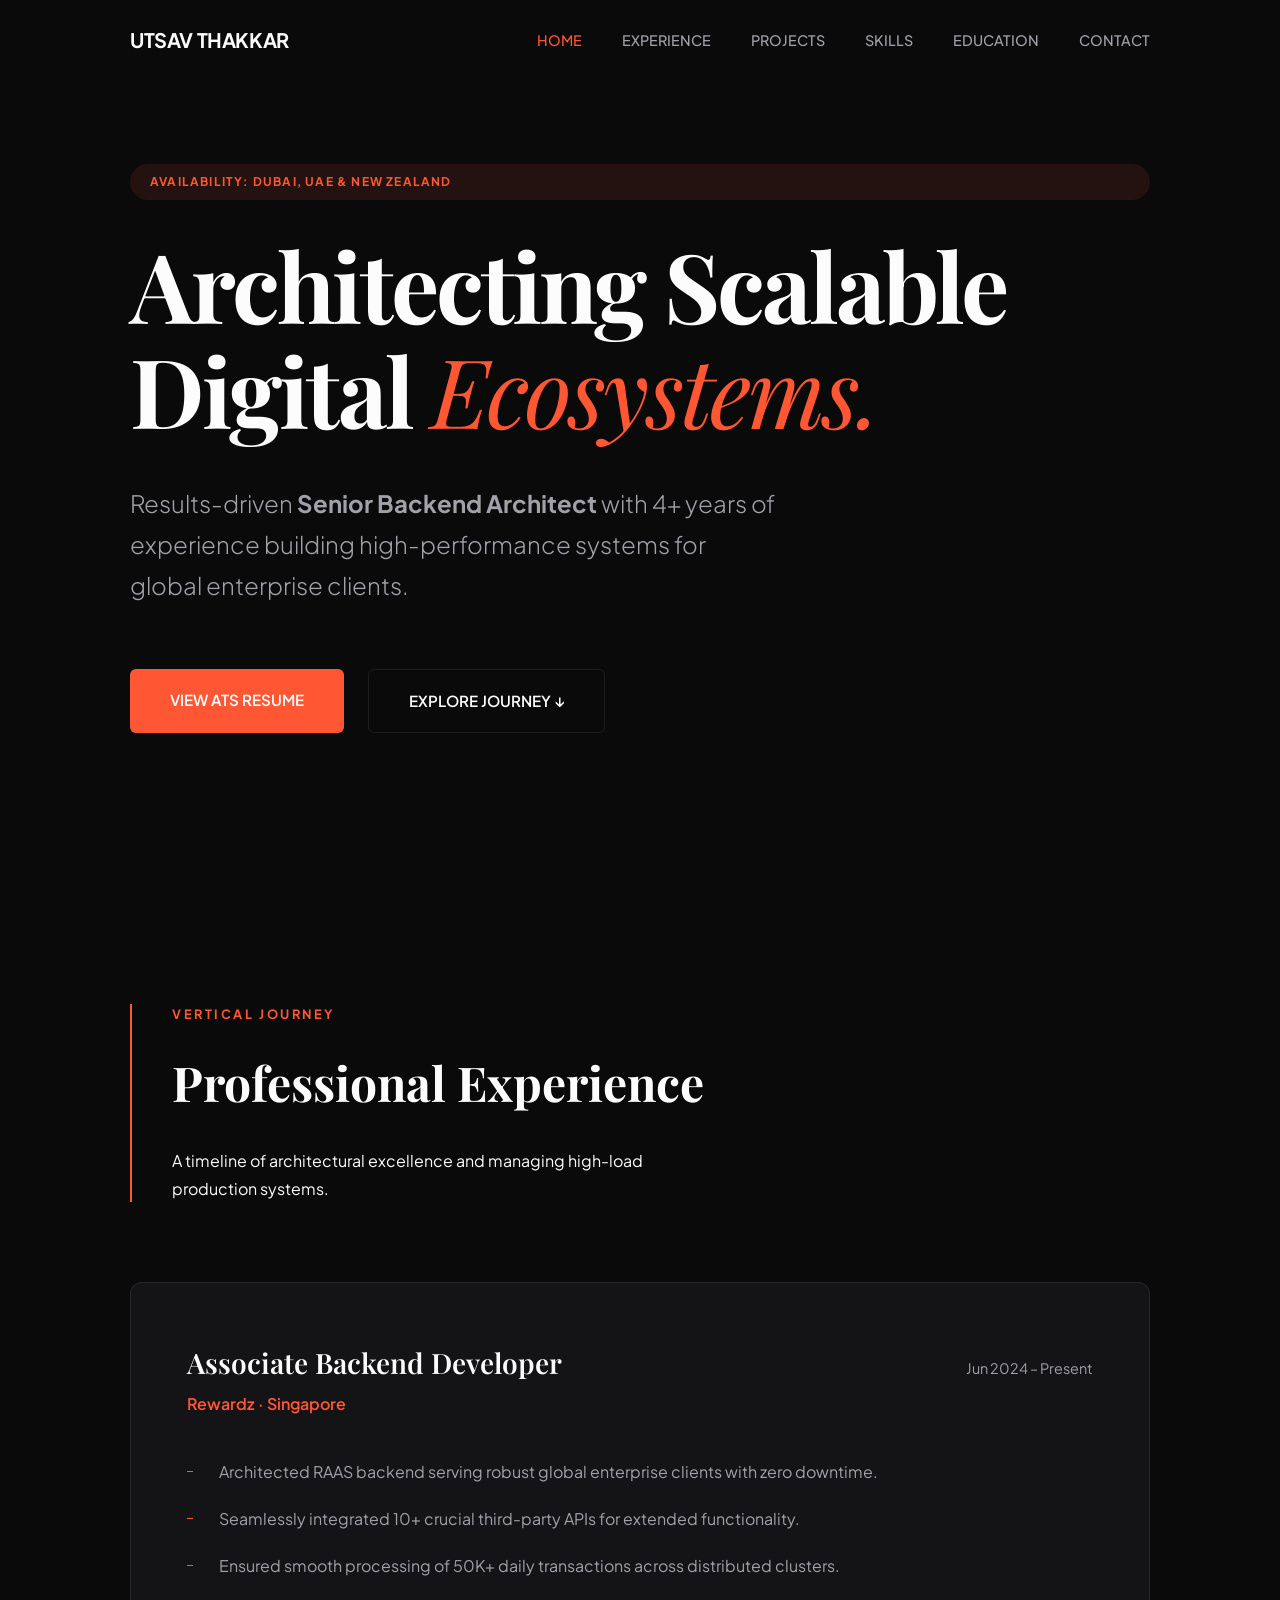
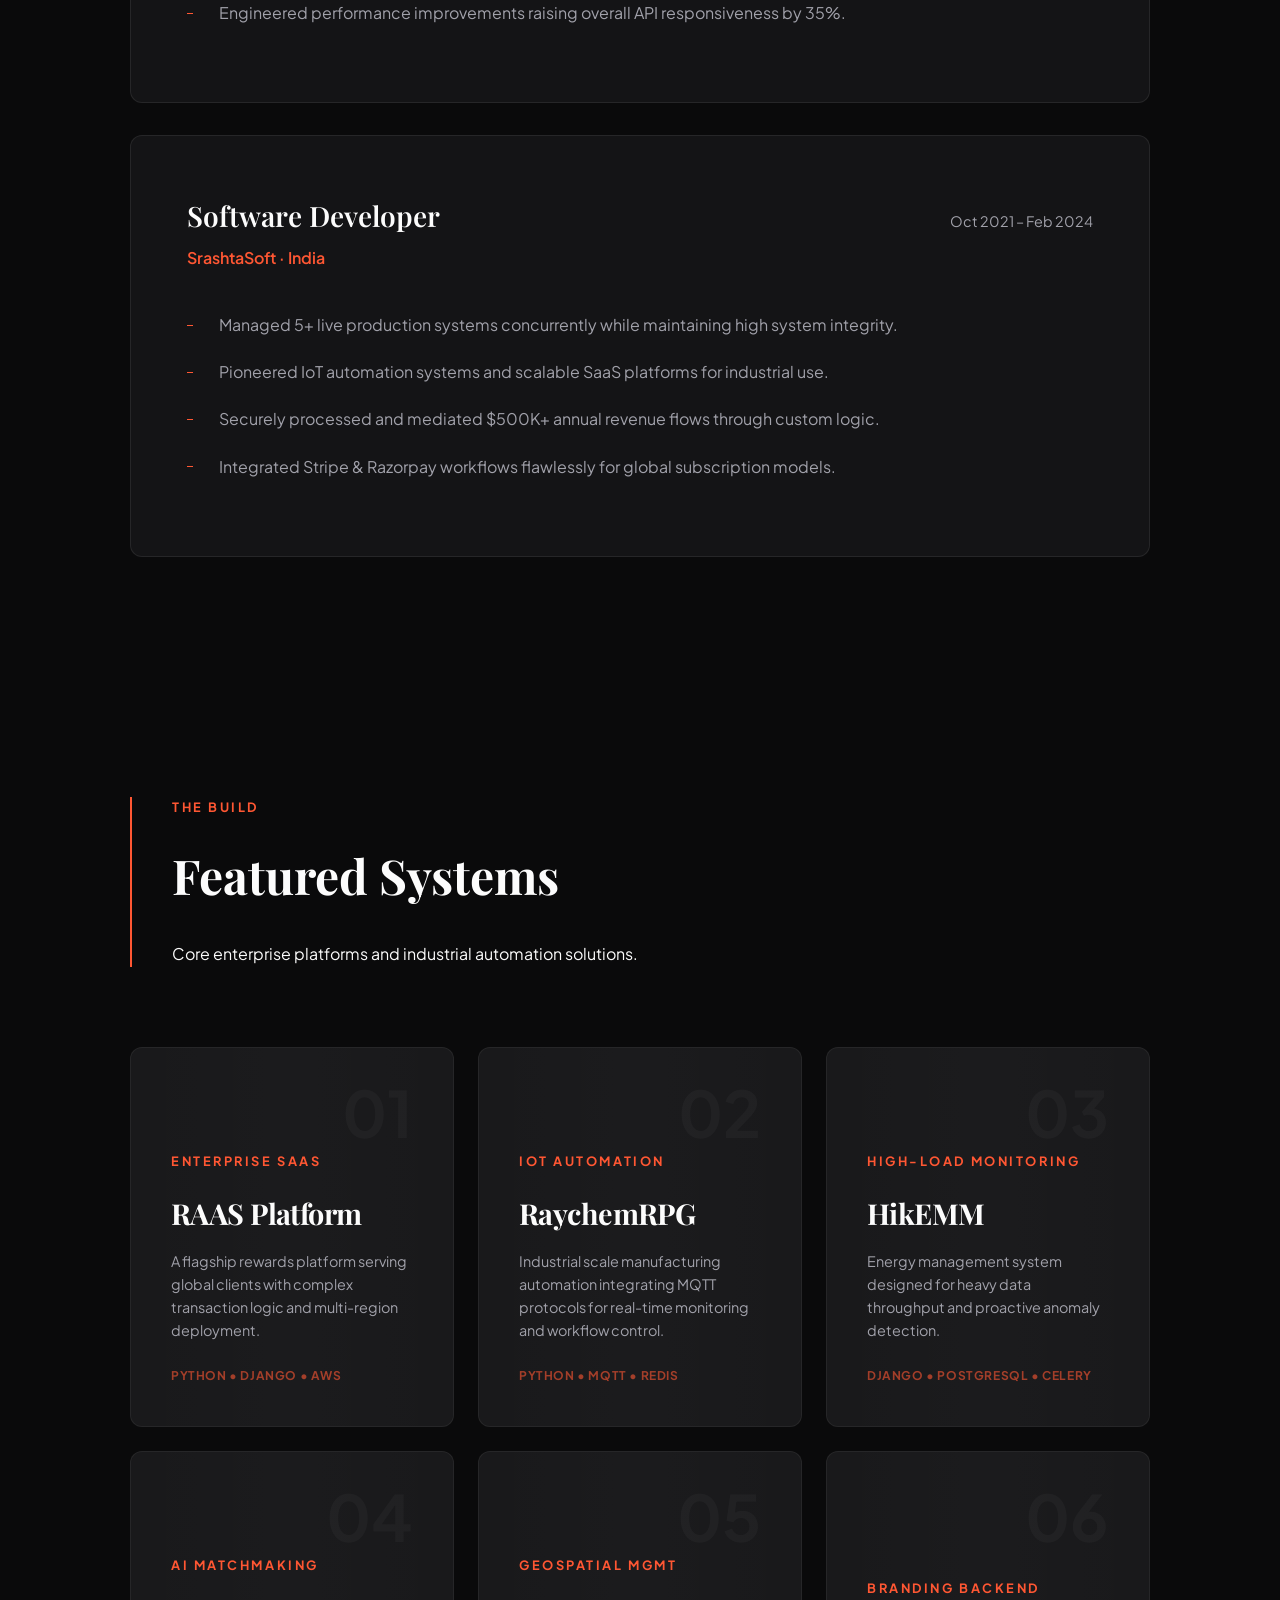
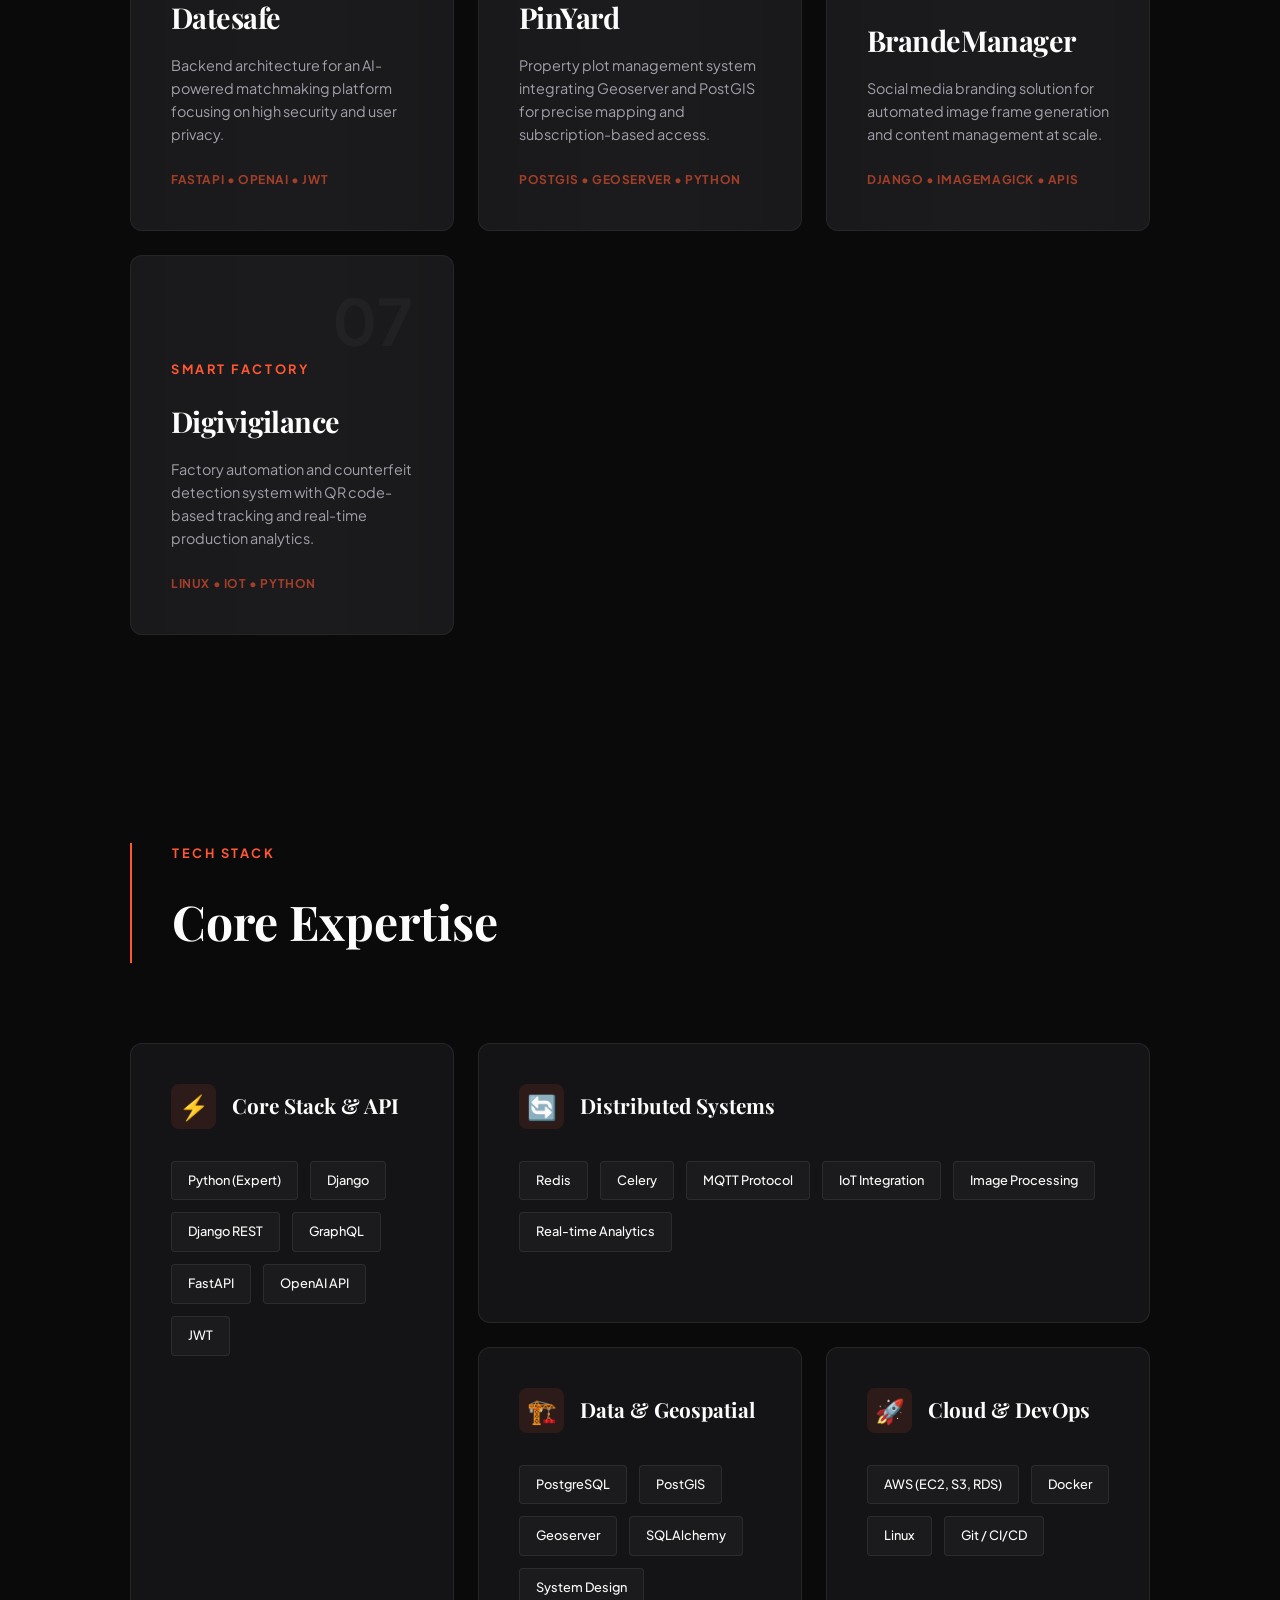
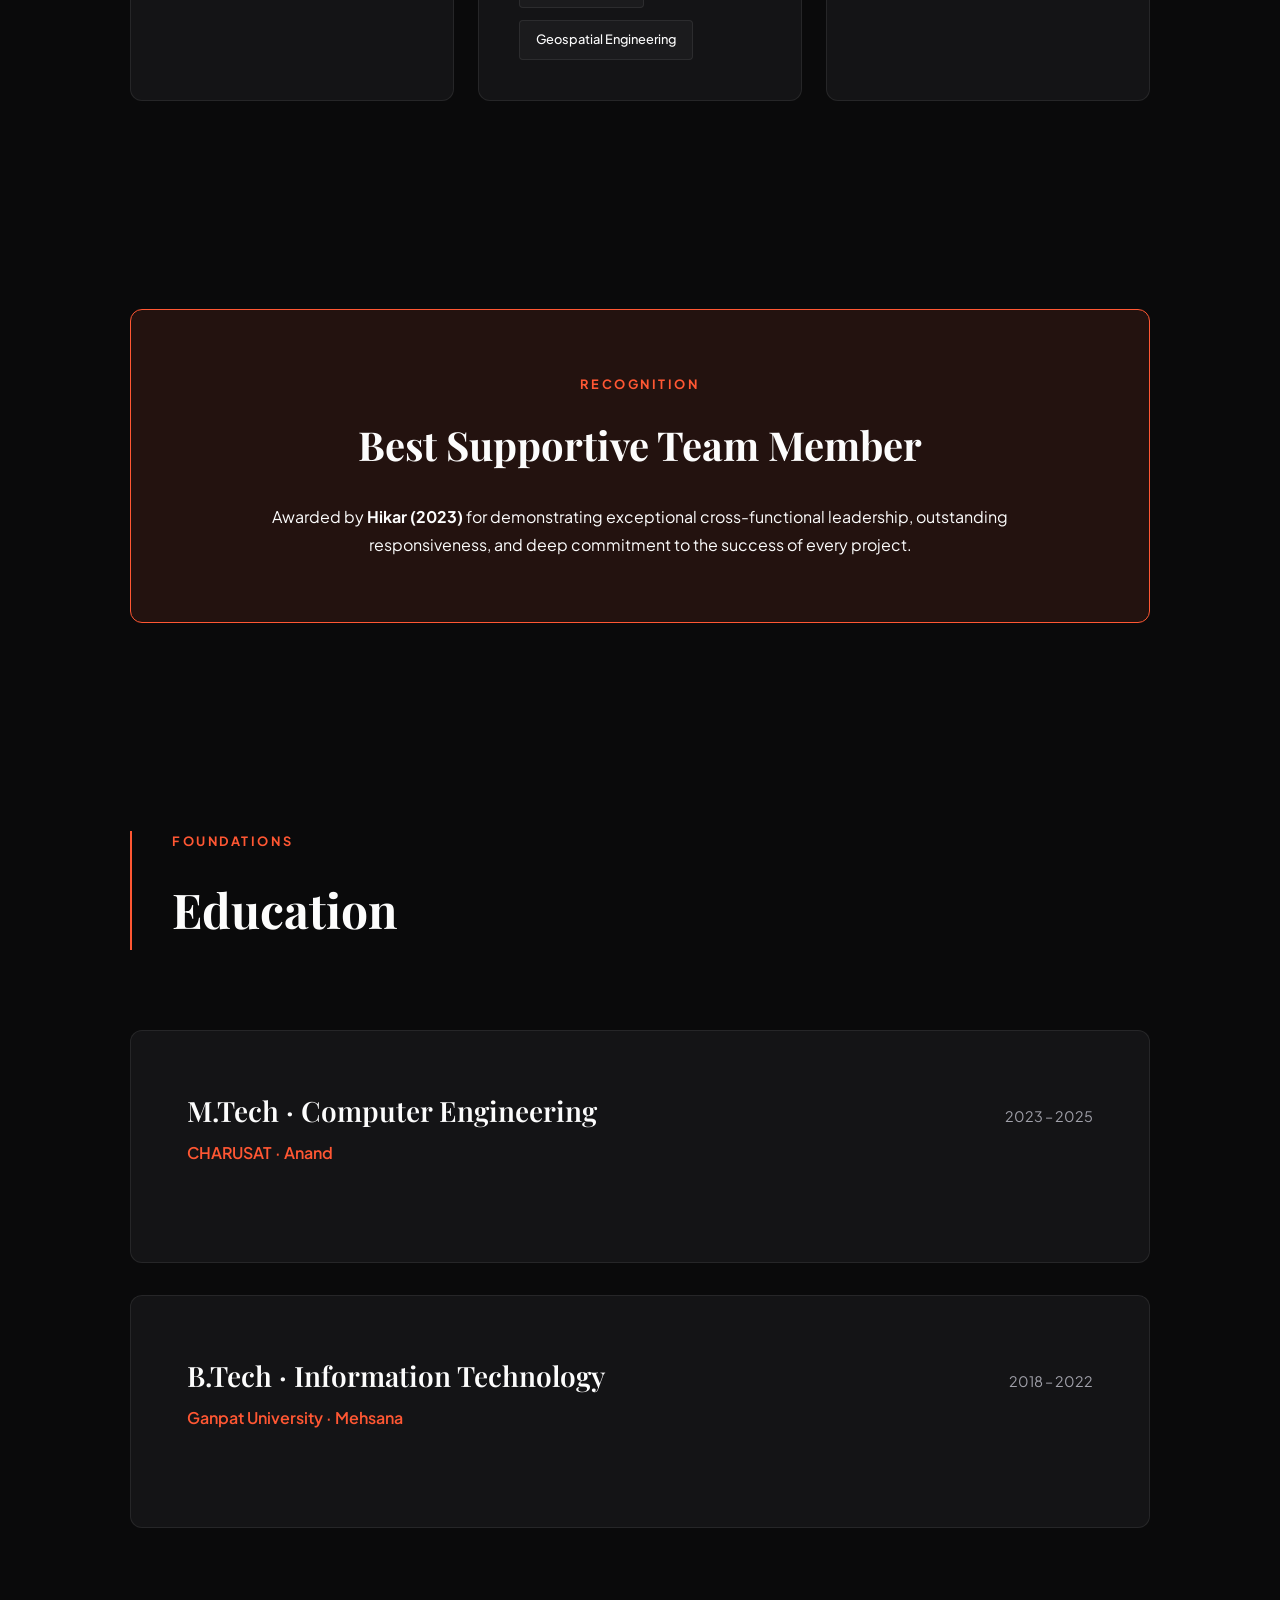
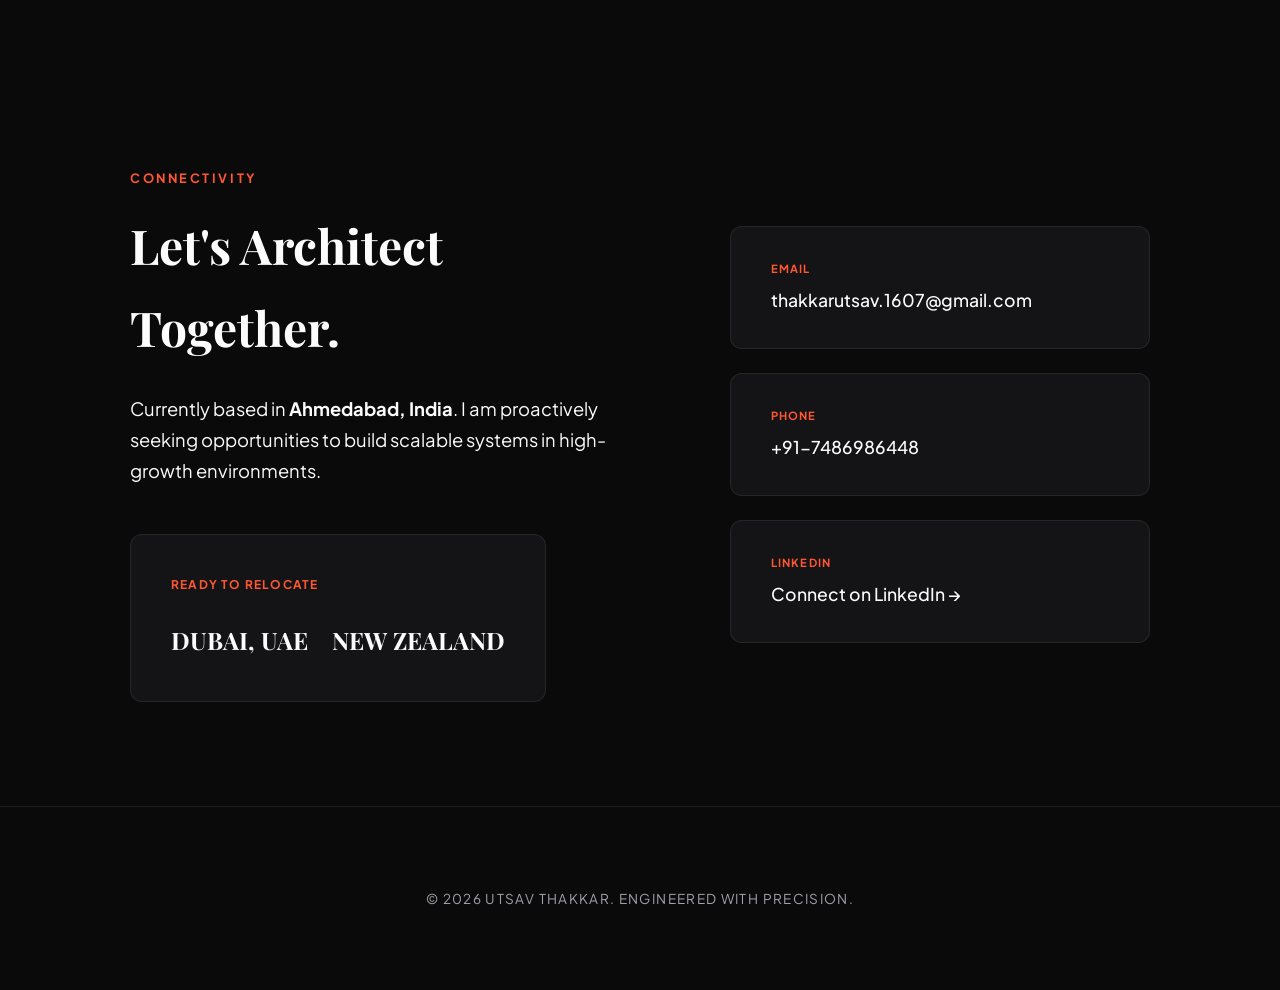
<file: index.html>
<!DOCTYPE html>
<html lang="en">
<head>
    <meta charset="UTF-8">
    <meta name="viewport" content="width=device-width, initial-scale=1.0">
    <meta name="description" content="Utsav Thakkar – Senior Backend Python Engineer & Architect specializing in scalable architectures, APIs, and cloud infrastructure.">
    <meta name="author" content="Utsav Thakkar">
    
    <!-- OPEN GRAPH (LinkedIn/Social Sharing) -->
    <meta property="og:title" content="Utsav Thakkar | Senior Backend Architect">
    <meta property="og:description" content="Senior Architecting & Scalable Backend Ecosystems. Portfolio of Utsav Thakkar.">
    <meta property="og:type" content="website">
    <meta property="og:url" content="https://utsavthakkar.com">
    <meta property="og:image" content="https://utsavthakkar.com/og-image.jpg"> <!-- Placeholder -->

    <title>Utsav Thakkar | Senior Backend Architect</title>
    
    <!-- CUSTOM "UT" FAVICON -->
    <link rel="icon" href="data:image/svg+xml,<svg xmlns=%22http://www.w3.org/2000/svg%22 viewBox=%220 0 100 100%22><rect width=%22100%22 height=%22100%22 rx=%2220%22 fill=%22%23ff5733%22/><text y=%22.75em%22 x=%2250%%22 text-anchor=%22middle%22 font-family=%22Playfair Display, serif%22 font-weight=%22bold%22 font-size=%2260%22 fill=%22white%22>UT</text></svg>">
    
    <link rel="stylesheet" href="style.css">
</head>
<body>

    <!-- NAVIGATION -->
    <nav id="navbar">
        <div class="nav-inner">
            <div class="logo">UTSAV THAKKAR</div>
            <ul class="nav-links">
                <li><a href="#hero" class="active">HOME</a></li>
                <li><a href="#experience">EXPERIENCE</a></li>
                <li><a href="#projects">PROJECTS</a></li>
                <li><a href="#skills">SKILLS</a></li>
                <li><a href="#education">EDUCATION</a></li>
                <li><a href="#contact">CONTACT</a></li>
            </ul>
        </div>
        
    </nav>

    <!-- MOBILE NAV OVERLAY (Moved outside nav to prevent height constraints) -->
    <button class="mobile-toggle" style="display: none;">
        <span class="hamburger-bar"></span>
        <span class="hamburger-bar"></span>
        <span class="hamburger-bar"></span>
    </button>

    <!-- MOBILE NAV OVERLAY (Moved outside nav to prevent height constraints) -->
    <div class="mobile-nav-overlay">
        <ul class="mobile-nav-links">
            <li><a href="#hero">HOME</a></li>
            <li><a href="#experience">EXPERIENCE</a></li>
            <li><a href="#projects">PROJECTS</a></li>
            <li><a href="#skills">SKILLS</a></li>
            <li><a href="#contact">CONTACT</a></li>
        </ul>
    </div>

    <main class="container">
        
        <!-- HERO SECTION -->
        <section id="hero" class="hero reveal">
            <span class="hero-badge reveal" style="transition-delay: 0.1s;">AVAILABILITY: DUBAI, UAE & NEW ZEALAND</span>
            <h1 class="hero-title reveal" style="transition-delay: 0.2s;">
                Architecting Scalable<br>Digital <span>Ecosystems.</span>
            </h1>
            <p class="hero-lead reveal" style="transition-delay: 0.3s;">
                Results-driven <strong>Senior Backend Architect</strong> with 4+ years of experience building high-performance systems for global enterprise clients.
            </p>
            <div class="hero-cta reveal" style="transition-delay: 0.4s;">
                    <a href="resume.html" class="btn btn-primary">VIEW ATS RESUME</a>
                    <a href="#experience" class="btn btn-outline">EXPLORE JOURNEY ↓</a>
                </div>
            </div>
        </section>

        <!-- EXPERIENCE SECTION -->
        <section id="experience">
            <div class="section-header reveal">
                <span class="section-tag">Vertical Journey</span>
                <h2 class="section-title serif">Professional Experience</h2>
                <p class="text-secondary">A timeline of architectural excellence and managing high-load production systems.</p>
            </div>

            <div class="timeline">
                <div class="experience-card reveal">
                    <div class="experience-meta">
                        <div>
                            <h3 class="exp-role">Associate Backend Developer</h3>
                            <span class="exp-company">Rewardz · Singapore</span>
                        </div>
                        <span class="exp-date">Jun 2024 – Present</span>
                    </div>
                    <ul class="exp-list">
                        <li>Architected RAAS backend serving robust global enterprise clients with zero downtime.</li>
                        <li>Seamlessly integrated 10+ crucial third-party APIs for extended functionality.</li>
                        <li>Ensured smooth processing of 50K+ daily transactions across distributed clusters.</li>
                        <li>Engineered performance improvements raising overall API responsiveness by 35%.</li>
                    </ul>
                </div>

                <div class="experience-card reveal">
                    <div class="experience-meta">
                        <div>
                            <h3 class="exp-role">Software Developer</h3>
                            <span class="exp-company">SrashtaSoft · India</span>
                        </div>
                        <span class="exp-date">Oct 2021 – Feb 2024</span>
                    </div>
                    <ul class="exp-list">
                        <li>Managed 5+ live production systems concurrently while maintaining high system integrity.</li>
                        <li>Pioneered IoT automation systems and scalable SaaS platforms for industrial use.</li>
                        <li>Securely processed and mediated $500K+ annual revenue flows through custom logic.</li>
                        <li>Integrated Stripe & Razorpay workflows flawlessly for global subscription models.</li>
                    </ul>
                </div>
            </div>
        </section>

        <!-- PROJECTS SECTION -->
        <section id="projects">
            <div class="section-header reveal">
                <span class="section-tag">The Build</span>
                <h2 class="section-title serif">Featured Systems</h2>
                <p class="text-secondary">Core enterprise platforms and industrial automation solutions.</p>
            </div>

            <div class="project-grid">
                <div class="project-card reveal">
                    <span class="project-number">01</span>
                    <div class="project-content">
                        <span class="section-tag">Enterprise SaaS</span>
                        <h3 class="serif">RAAS Platform</h3>
                        <p>A flagship rewards platform serving global clients with complex transaction logic and multi-region deployment.</p>
                        <div class="project-tech-tags">Python • Django • AWS</div>
                    </div>
                </div>
                <div class="project-card reveal">
                    <span class="project-number">02</span>
                    <div class="project-content">
                        <span class="section-tag">IoT Automation</span>
                        <h3 class="serif">RaychemRPG</h3>
                        <p>Industrial scale manufacturing automation integrating MQTT protocols for real-time monitoring and workflow control.</p>
                        <div class="project-tech-tags">Python • MQTT • Redis</div>
                    </div>
                </div>
                <div class="project-card reveal">
                    <span class="project-number">03</span>
                    <div class="project-content">
                        <span class="section-tag">High-Load Monitoring</span>
                        <h3 class="serif">HikEMM</h3>
                        <p>Energy management system designed for heavy data throughput and proactive anomaly detection.</p>
                        <div class="project-tech-tags">Django • PostgreSQL • Celery</div>
                    </div>
                </div>
                <div class="project-card reveal">
                    <span class="project-number">04</span>
                    <div class="project-content">
                        <span class="section-tag">AI Matchmaking</span>
                        <h3 class="serif">Datesafe</h3>
                        <p>Backend architecture for an AI-powered matchmaking platform focusing on high security and user privacy.</p>
                        <div class="project-tech-tags">FastAPI • OpenAI • JWT</div>
                    </div>
                </div>
                <div class="project-card reveal">
                    <span class="project-number">05</span>
                    <div class="project-content">
                        <span class="section-tag">Geospatial MGMT</span>
                        <h3 class="serif">PinYard</h3>
                        <p>Property plot management system integrating Geoserver and PostGIS for precise mapping and subscription-based access.</p>
                        <div class="project-tech-tags">PostGIS • Geoserver • Python</div>
                    </div>
                </div>
                <div class="project-card reveal">
                    <span class="project-number">06</span>
                    <div class="project-content">
                        <span class="section-tag">Branding Backend</span>
                        <h3 class="serif">BrandeManager</h3>
                        <p>Social media branding solution for automated image frame generation and content management at scale.</p>
                        <div class="project-tech-tags">Django • ImageMagick • APIs</div>
                    </div>
                </div>
                <div class="project-card reveal">
                    <span class="project-number">07</span>
                    <div class="project-content">
                        <span class="section-tag">Smart Factory</span>
                        <h3 class="serif">Digivigilance</h3>
                        <p>Factory automation and counterfeit detection system with QR code-based tracking and real-time production analytics.</p>
                        <div class="project-tech-tags">Linux • IoT • Python</div>
                    </div>
                </div>
            </div>
        </section>

        <!-- SKILLS SECTION -->
        <section id="skills">
            <div class="section-header reveal">
                <span class="section-tag">Tech Stack</span>
                <h2 class="section-title serif">Core Expertise</h2>
            </div>
            
            <div class="bento-grid">
                <!-- PRIMARY: LANGUAGES & API -->
                <div class="skill-category reveal bento-high">
                    <div class="skill-category-header">
                        <span class="category-icon">⚡</span>
                        <h3>Core Stack & API</h3>
                    </div>
                    <div class="skill-items">
                        <span class="skill-tag">Python (Expert)</span>
                        <span class="skill-tag">Django</span>
                        <span class="skill-tag">Django REST</span>
                        <span class="skill-tag">GraphQL</span>
                        <span class="skill-tag">FastAPI</span>
                        <span class="skill-tag">OpenAI API</span>
                        <span class="skill-tag">JWT</span>
                    </div>
                </div>

                <!-- SECONDARY: ASYNC & REAL-TIME -->
                <div class="skill-category reveal bento-wide">
                    <div class="skill-category-header">
                        <span class="category-icon">🔄</span>
                        <h3>Distributed Systems</h3>
                    </div>
                    <div class="skill-items">
                        <span class="skill-tag">Redis</span>
                        <span class="skill-tag">Celery</span>
                        <span class="skill-tag">MQTT Protocol</span>
                        <span class="skill-tag">IoT Integration</span>
                        <span class="skill-tag">Image Processing</span>
                        <span class="skill-tag">Real-time Analytics</span>
                    </div>
                </div>

                <!-- TERTIARY: DATABASES & ARCHITECTURE -->
                <div class="skill-category reveal">
                    <div class="skill-category-header">
                        <span class="category-icon">🏗️</span>
                        <h3>Data & Geospatial</h3>
                    </div>
                    <div class="skill-items">
                        <span class="skill-tag">PostgreSQL</span>
                        <span class="skill-tag">PostGIS</span>
                        <span class="skill-tag">Geoserver</span>
                        <span class="skill-tag">SQLAlchemy</span>
                        <span class="skill-tag">System Design</span>
                        <span class="skill-tag">Geospatial Engineering</span>
                    </div>
                </div>

                <!-- QUATERNARY: DEV OPS -->
                <div class="skill-category reveal">
                    <div class="skill-category-header">
                        <span class="category-icon">🚀</span>
                        <h3>Cloud & DevOps</h3>
                    </div>
                    <div class="skill-items">
                        <span class="skill-tag">AWS (EC2, S3, RDS)</span>
                        <span class="skill-tag">Docker</span>
                        <span class="skill-tag">Linux</span>
                        <span class="skill-tag">Git / CI/CD</span>
                    </div>
                </div>
            </div>
        </section>

        <!-- ACCOLADES SECTION -->
        <section id="accolades" class="reveal">
            <div class="accolades-box">
                <span class="section-tag">Recognition</span>
                <h2 class="award-title serif">Best Supportive Team Member</h2>
                <p class="text-secondary" style="max-width: 800px; margin: 0 auto;">Awarded by <strong>Hikar (2023)</strong> for demonstrating exceptional cross-functional leadership, outstanding responsiveness, and deep commitment to the success of every project.</p>
            </div>
        </section>

        <!-- EDUCATION SECTION -->
        <section id="education">
            <div class="section-header reveal">
                <span class="section-tag">Foundations</span>
                <h2 class="section-title serif">Education</h2>
            </div>
            <div class="timeline">
                <div class="experience-card reveal">
                    <div class="experience-meta">
                        <div>
                            <h3 class="exp-role">M.Tech · Computer Engineering</h3>
                            <span class="exp-company">CHARUSAT · Anand</span>
                        </div>
                        <span class="exp-date">2023 – 2025</span>
                    </div>
                </div>
                <div class="experience-card reveal">
                    <div class="experience-meta">
                        <div>
                            <h3 class="exp-role">B.Tech · Information Technology</h3>
                            <span class="exp-company">Ganpat University · Mehsana</span>
                        </div>
                        <span class="exp-date">2018 – 2022</span>
                    </div>
                </div>
            </div>
        </section>

        <!-- CONTACT SECTION -->
        <section id="contact">
            <div class="contact-wrapper">
                <div class="contact-info reveal">
                    <span class="section-tag">Connectivity</span>
                    <h2 class="section-title serif">Let's Architect Together.</h2>
                    <p class="text-secondary mb-8">Currently based in <strong>Ahmedabad, India</strong>. I am proactively seeking opportunities to build scalable systems in high-growth environments.</p>
                    
                    <div class="relocation-card">
                        <span class="accent-text">READY TO RELOCATE</span>
                        <div class="relocation-locations">
                            <span class="location-tag">DUBAI, UAE</span>
                            <span class="location-tag">NEW ZEALAND</span>
                        </div>
                    </div>
                </div>

                <div class="contact-links reveal">
                    <a href="mailto:thakkarutsav.1607@gmail.com" class="contact-card">
                        <span class="card-label">EMAIL</span>
                        <span class="card-value">thakkarutsav.1607@gmail.com</span>
                    </a>
                    <a href="tel:+917486986448" class="contact-card">
                        <span class="card-label">PHONE</span>
                        <span class="card-value">+91-7486986448</span>
                    </a>
                    <a href="https://www.linkedin.com/in/utsav-thakkar-0679b8180/" target="_blank" class="contact-card">
                        <span class="card-label">LINKEDIN</span>
                        <span class="card-value">Connect on LinkedIn →</span>
                    </a>
                </div>
            </div>
        </section>

    </main>

    <footer>
        <div class="container">
            <p class="footer-text">© 2026 UTSAV THAKKAR. ENGINEERED WITH PRECISION.</p>
        </div>
    </footer>

    <script src="script.js"></script>
</body>
</html>
</file>
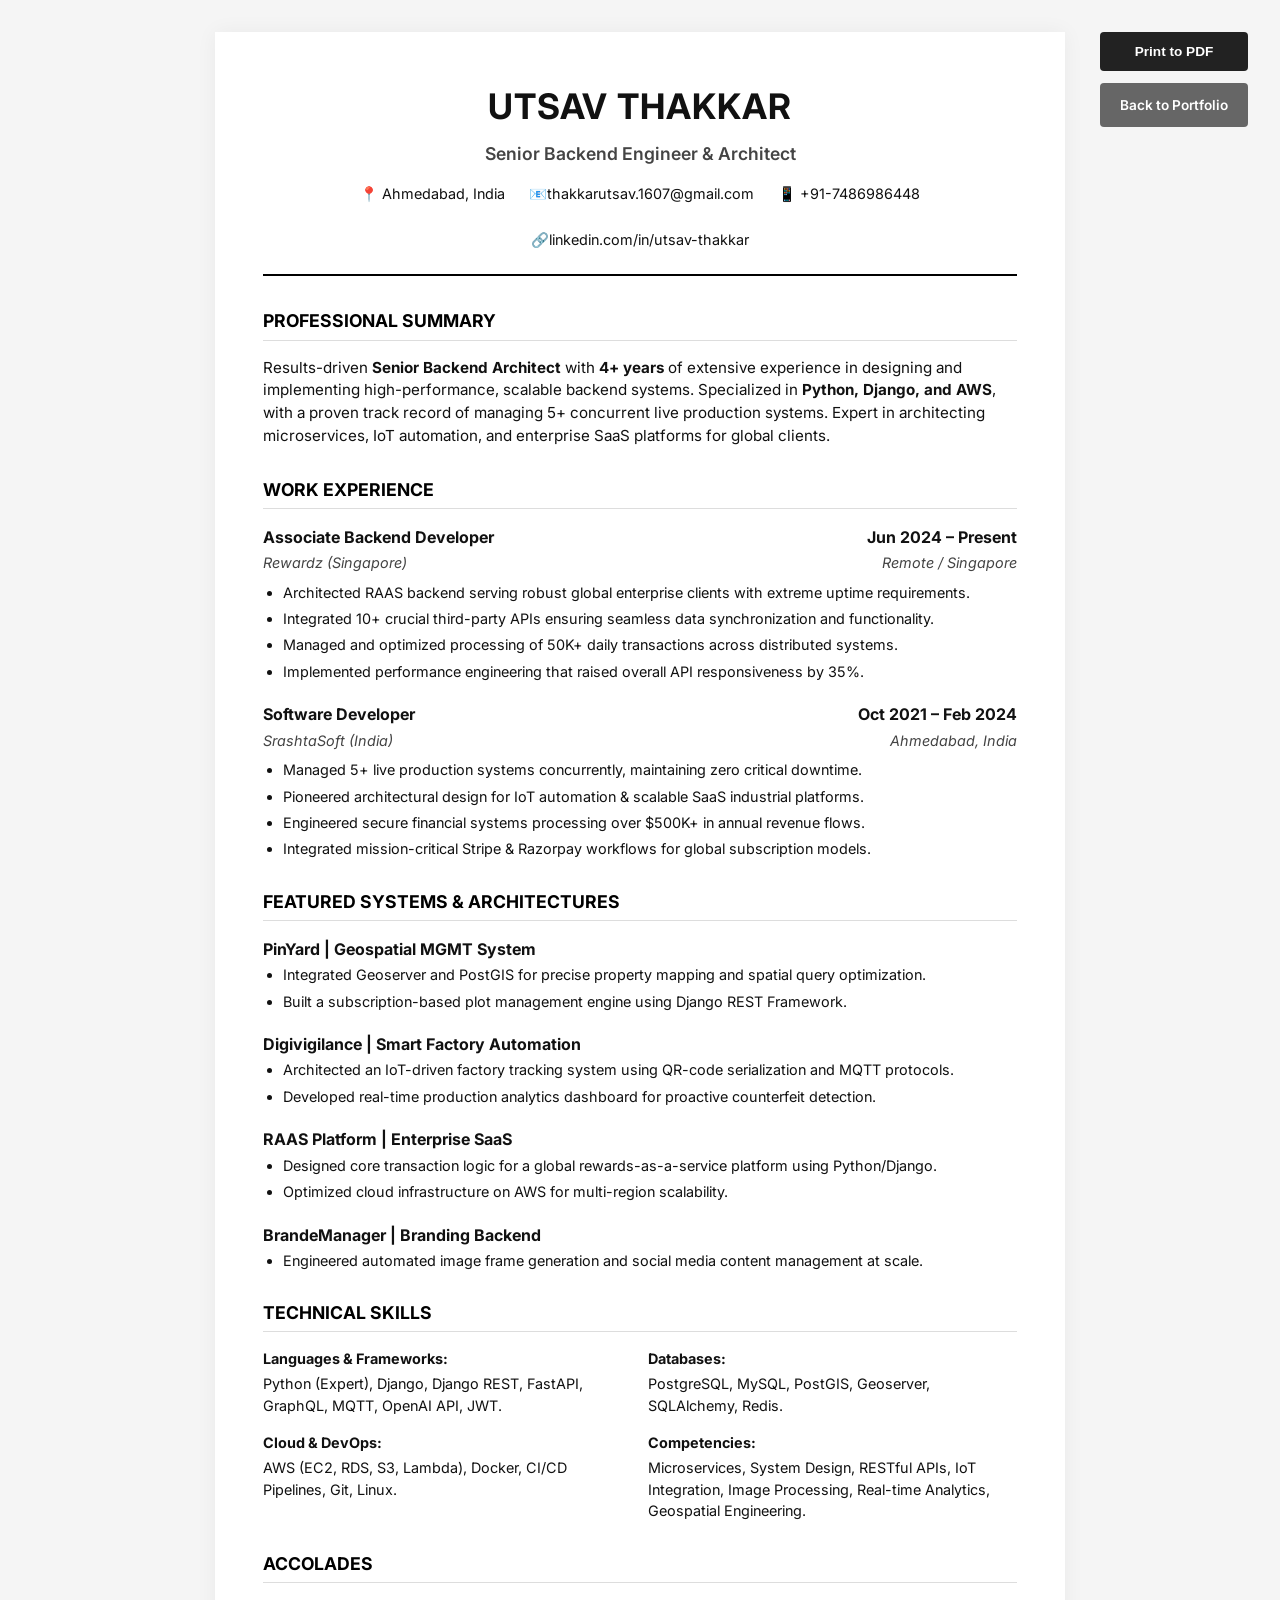
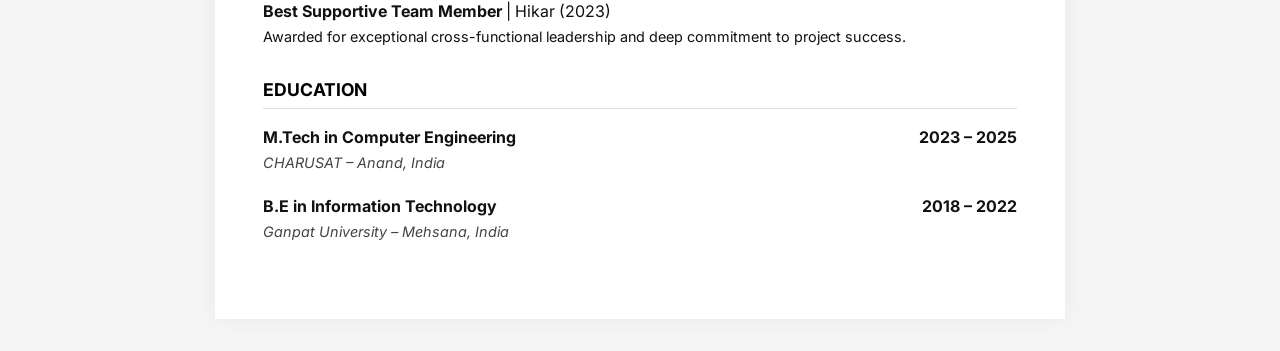
<file: resume.html>
<!DOCTYPE html>
<html lang="en">
<head>
    <meta charset="UTF-8">
    <meta name="viewport" content="width=device-width, initial-scale=1.0">
    <title>Utsav Thakkar | Senior Backend Architect | ATS Resume</title>
    <link rel="stylesheet" href="resume.css">
</head>
<body>

    <div class="no-print">
        <button onclick="window.print()" class="btn">Print to PDF</button>
        <a href="index.html" class="btn btn-back">Back to Portfolio</a>
    </div>

    <main class="resume-container">
        <!-- HEADER -->
        <header class="header">
            <h1 class="name">Utsav Thakkar</h1>
            <p class="title">Senior Backend Engineer & Architect</p>
            <div class="contact-info">
                <span>📍 Ahmedabad, India</span>
                <span>📧 <a href="mailto:thakkarutsav.1607@gmail.com" style="color: inherit; text-decoration: none;">thakkarutsav.1607@gmail.com</a></span>
                <span>📱 +91-7486986448</span>
                <span>🔗 <a href="https://www.linkedin.com/in/utsav-thakkar-0679b8180/" target="_blank" style="color: inherit; text-decoration: none;">linkedin.com/in/utsav-thakkar</a></span>
            </div>
        </header>

        <!-- SUMMARY -->
        <section>
            <h2>Professional Summary</h2>
            <p class="summary">
                Results-driven <strong>Senior Backend Architect</strong> with <strong>4+ years</strong> of extensive experience in designing and implementing high-performance, scalable backend systems. Specialized in <strong>Python, Django, and AWS</strong>, with a proven track record of managing 5+ concurrent live production systems. Expert in architecting microservices, IoT automation, and enterprise SaaS platforms for global clients.
            </p>
        </section>

        <!-- EXPERIENCE -->
        <section>
            <h2>Work Experience</h2>

            <div class="item">
                <div class="item-header">
                    <span>Associate Backend Developer</span>
                    <span>Jun 2024 – Present</span>
                </div>
                <div class="item-sub">
                    <span>Rewardz (Singapore)</span>
                    <span>Remote / Singapore</span>
                </div>
                <ul>
                    <li>Architected RAAS backend serving robust global enterprise clients with extreme uptime requirements.</li>
                    <li>Integrated 10+ crucial third-party APIs ensuring seamless data synchronization and functionality.</li>
                    <li>Managed and optimized processing of 50K+ daily transactions across distributed systems.</li>
                    <li>Implemented performance engineering that raised overall API responsiveness by 35%.</li>
                </ul>
            </div>

            <div class="item">
                <div class="item-header">
                    <span>Software Developer</span>
                    <span>Oct 2021 – Feb 2024</span>
                </div>
                <div class="item-sub">
                    <span>SrashtaSoft (India)</span>
                    <span>Ahmedabad, India</span>
                </div>
                <ul>
                    <li>Managed 5+ live production systems concurrently, maintaining zero critical downtime.</li>
                    <li>Pioneered architectural design for IoT automation & scalable SaaS industrial platforms.</li>
                    <li>Engineered secure financial systems processing over $500K+ in annual revenue flows.</li>
                    <li>Integrated mission-critical Stripe & Razorpay workflows for global subscription models.</li>
                </ul>
            </div>
        </section>

        <!-- PROJECTS -->
        <section>
            <h2>Featured Systems & Architectures</h2>

            <div class="item">
                <div class="item-header">
                    <span>PinYard | Geospatial MGMT System</span>
                </div>
                <ul>
                    <li>Integrated Geoserver and PostGIS for precise property mapping and spatial query optimization.</li>
                    <li>Built a subscription-based plot management engine using Django REST Framework.</li>
                </ul>
            </div>

            <div class="item">
                <div class="item-header">
                    <span>Digivigilance | Smart Factory Automation</span>
                </div>
                <ul>
                    <li>Architected an IoT-driven factory tracking system using QR-code serialization and MQTT protocols.</li>
                    <li>Developed real-time production analytics dashboard for proactive counterfeit detection.</li>
                </ul>
            </div>

            <div class="item">
                <div class="item-header">
                    <span>RAAS Platform | Enterprise SaaS</span>
                </div>
                <ul>
                    <li>Designed core transaction logic for a global rewards-as-a-service platform using Python/Django.</li>
                    <li>Optimized cloud infrastructure on AWS for multi-region scalability.</li>
                </ul>
            </div>

            <div class="item">
                <div class="item-header">
                    <span>BrandeManager | Branding Backend</span>
                </div>
                <ul>
                    <li>Engineered automated image frame generation and social media content management at scale.</li>
                </ul>
            </div>
        </section>

        <!-- SKILLS -->
        <section>
            <h2>Technical Skills</h2>
            <div class="skills-grid">
                <div class="skill-category">
                    <strong>Languages & Frameworks:</strong>
                    Python (Expert), Django, Django REST, FastAPI, GraphQL, MQTT, OpenAI API, JWT.
                </div>
                <div class="skill-category">
                    <strong>Databases:</strong>
                    PostgreSQL, MySQL, PostGIS, Geoserver, SQLAlchemy, Redis.
                </div>
                <div class="skill-category">
                    <strong>Cloud & DevOps:</strong>
                    AWS (EC2, RDS, S3, Lambda), Docker, CI/CD Pipelines, Git, Linux.
                </div>
                <div class="skill-category">
                    <strong>Competencies:</strong>
                    Microservices, System Design, RESTful APIs, IoT Integration, Image Processing, Real-time Analytics, Geospatial Engineering.
                </div>
            </div>
        </section>

        <!-- ACCOLADES -->
        <section>
            <h2>Accolades</h2>
            <div class="item">
                <strong>Best Supportive Team Member</strong> | Hikar (2023)
                <p style="font-size: 0.9rem; margin-top: 0.2rem;">Awarded for exceptional cross-functional leadership and deep commitment to project success.</p>
            </div>
        </section>

        <!-- EDUCATION -->
        <section>
            <h2>Education</h2>
            <div class="item">
                <div class="item-header">
                    <span>M.Tech in Computer Engineering</span>
                    <span>2023 – 2025</span>
                </div>
                <div class="item-sub">
                    <span>CHARUSAT – Anand, India</span>
                </div>
            </div>
            <div class="item">
                <div class="item-header">
                    <span>B.E in Information Technology</span>
                    <span>2018 – 2022</span>
                </div>
                <div class="item-sub">
                    <span>Ganpat University – Mehsana, India</span>
                </div>
            </div>
        </section>
    </main>

</body>
</html>
</file>
<file: style.css>
@import url('https://fonts.googleapis.com/css2?family=Playfair+Display:ital,wght@0,400;0,700;1,400&family=Plus+Jakarta+Sans:wght@300;400;500;600;700&display=swap');

:root {
    --bg-dark: #0a0a0b;
    --bg-card: #141416;
    --accent: #ff5733; /* Burnt Orange */
    --accent-dim: rgba(255, 87, 51, 0.1);
    --text-primary: #fcfcfc;
    --text-secondary: #a1a1aa;
    --border: rgba(255, 255, 255, 0.08);
    --transition: 0.5s cubic-bezier(0.23, 1, 0.32, 1);
}

* {
    margin: 0;
    padding: 0;
    box-sizing: border-box;
    cursor: default;
}

html {
    scroll-behavior: smooth;
}

body {
    background-color: var(--bg-dark);
    color: var(--text-primary);
    font-family: 'Plus Jakarta Sans', sans-serif;
    line-height: 1.7;
    overflow-x: hidden;
}

/* CUSTOM SCROLLBAR */
::-webkit-scrollbar { width: 8px; }
::-webkit-scrollbar-track { background: var(--bg-dark); }
::-webkit-scrollbar-thumb { 
    background: #252529; 
    border-radius: 10px;
    border: 2px solid var(--bg-dark);
}
::-webkit-scrollbar-thumb:hover { background: var(--accent); }

h1, h2, h3, .serif {
    font-family: 'Playfair Display', serif;
}

.container {
    max-width: 1100px;
    margin: 0 auto;
    padding: 0 2.5rem;
}

/* NAVIGATION */
nav {
    position: fixed;
    top: 0;
    left: 0;
    width: 100%;
    height: 80px;
    display: flex;
    align-items: center;
    z-index: 1000;
    transition: var(--transition);
}

nav.scrolled {
    background: rgba(10, 10, 11, 0.8);
    backdrop-filter: blur(20px);
    border-bottom: 1px solid rgba(255, 255, 255, 0.05);
    height: 70px;
    box-shadow: 0 10px 30px rgba(0,0,0,0.5);
}

.nav-inner {
    width: 100%;
    max-width: 1100px;
    margin: 0 auto;
    padding: 0 2.5rem;
    display: flex;
    justify-content: space-between;
    align-items: center;
}

.mobile-toggle, .mobile-nav-overlay {
    display: none;
}

.logo {
    font-size: 1.25rem;
    font-weight: 700;
    letter-spacing: -0.02em;
    cursor: pointer;
}

.nav-links {
    display: flex;
    gap: 2.5rem;
    list-style: none;
}

.nav-links a {
    text-decoration: none;
    color: var(--text-secondary);
    font-size: 0.9rem;
    font-weight: 500;
    transition: var(--transition);
    cursor: pointer;
}

.nav-links a:hover, .nav-links a.active {
    color: var(--accent);
}

/* HERO SECTION */
.hero {
    min-height: 100vh;
    display: flex;
    flex-direction: column;
    justify-content: center;
    padding-top: 100px;
    position: relative;
}

.hero-badge {
    display: inline-block;
    padding: 0.5rem 1.25rem;
    background: var(--accent-dim);
    color: var(--accent);
    border-radius: 99px;
    font-size: 0.75rem;
    font-weight: 700;
    text-transform: uppercase;
    letter-spacing: 0.1em;
    margin-bottom: 2rem;
}

.hero-title {
    font-size: clamp(3.5rem, 8vw, 6rem);
    line-height: 1.1;
    margin-bottom: 2.5rem;
    font-weight: 700;
    letter-spacing: -0.03em;
}

.hero-title span {
    color: var(--accent);
    font-style: italic;
    font-weight: 400;
}

.hero-lead {
    font-size: 1.5rem;
    color: var(--text-secondary);
    max-width: 650px;
    margin-bottom: 4rem;
    font-weight: 300;
}

.hero-cta {
    display: flex;
    gap: 1.5rem;
}

.btn {
    padding: 1.1rem 2.5rem;
    border-radius: 6px;
    font-family: 'Plus Jakarta Sans', sans-serif;
    font-size: 0.95rem;
    font-weight: 600;
    text-decoration: none;
    transition: var(--transition);
    cursor: pointer;
    border: none;
}

.btn-primary {
    background: var(--accent);
    color: white;
}

.btn-primary:hover {
    transform: translateY(-5px);
    box-shadow: 0 20px 40px var(--accent-dim);
}

.btn-outline {
    background: transparent;
    color: var(--text-primary);
    border: 1px solid var(--border);
}

.btn-outline:hover {
    background: rgba(255, 255, 255, 0.03);
    border-color: var(--accent);
}

/* SECTIONS */
section {
    padding: 6.5rem 0;
}

.section-header {
    margin-bottom: 5rem;
    max-width: 600px;
    border-left: 2px solid var(--accent);
    padding-left: 2.5rem;
}

.section-tag {
    color: var(--accent);
    font-weight: 700;
    font-size: 0.8rem;
    text-transform: uppercase;
    letter-spacing: 0.2em;
    margin-bottom: 1rem;
    display: block;
}

.section-title {
    font-size: 3rem;
    margin-bottom: 1.5rem;
}

/* TIMELINE (Experience) */
.timeline {
    position: relative;
}

.experience-card {
    background: var(--bg-card);
    border: 1px solid var(--border);
    padding: 3.5rem;
    border-radius: 12px;
    margin-bottom: 2rem;
    transition: var(--transition);
}

.experience-card:hover {
    border-color: var(--accent-dim);
    background: #18181b;
}

.experience-meta {
    display: flex;
    justify-content: space-between;
    align-items: baseline;
    margin-bottom: 2.5rem;
}

.exp-role {
    font-size: 1.75rem;
    font-weight: 600;
    margin-bottom: 0.25rem;
}

.exp-company {
    color: var(--accent);
    font-size: 1rem;
    font-weight: 600;
}

.exp-date {
    color: var(--text-secondary);
    font-size: 0.9rem;
}

.exp-list {
    list-style: none;
}

.exp-list li {
    position: relative;
    padding-left: 2rem;
    margin-bottom: 1.25rem;
    color: var(--text-secondary);
}

.exp-list li::before {
    content: "";
    position: absolute;
    left: 0;
    top: 0.85rem;
    width: 6px;
    height: 1px;
    background: var(--accent);
}

/* PROJECTS GRID */
.project-grid {
    display: grid;
    grid-template-columns: repeat(3, 1fr);
    gap: 1.5rem;
}

.project-card {
    height: 380px;
    background: var(--bg-card);
    border: 1px solid var(--border);
    border-radius: 12px;
    padding: 2.5rem;
    display: flex;
    flex-direction: column;
    justify-content: flex-end;
    position: relative;
    overflow: hidden;
    transition: var(--transition);
}

.project-number {
    position: absolute;
    top: 2rem;
    right: 2.5rem;
    font-size: 4rem;
    font-weight: 700;
    color: rgba(255, 255, 255, 0.03);
    font-family: 'Plus Jakarta Sans', sans-serif;
    line-height: 1;
    z-index: 1;
    transition: var(--transition);
}

.project-card:hover .project-number {
    color: var(--accent-dim);
    transform: translateY(-10px);
}

.project-card::after {
    content: "";
    position: absolute;
    top: -50%;
    left: -50%;
    width: 200%;
    height: 200%;
    background: linear-gradient(
        45deg,
        transparent,
        rgba(255, 255, 255, 0.03),
        transparent
    );
    transform: rotate(45deg);
    transition: 0.8s;
    pointer-events: none;
}

.project-card:hover::after {
    left: 100%;
    top: 100%;
}

.project-card:hover {
    border-color: var(--accent);
    box-shadow: 0 20px 40px rgba(255, 87, 51, 0.15);
    background: #18181b;
}

.project-content {
    position: relative;
    z-index: 2;
    transition: var(--transition);
}

.project-card h3 {
    font-size: 1.8rem;
    margin-bottom: 0.75rem;
    letter-spacing: -0.02em;
}

.project-card p {
    color: var(--text-secondary);
    font-size: 0.9rem;
    margin-bottom: 1.5rem;
    line-height: 1.6;
}

.project-tech-tags {
    font-size: 0.75rem;
    font-weight: 700;
    color: var(--accent);
    letter-spacing: 0.05em;
    text-transform: uppercase;
    opacity: 0.6;
    transition: var(--transition);
}

.project-card:hover .project-tech-tags {
    opacity: 1;
}

/* SKILLS SECTION (BENTO GRID) */
.bento-grid {
    display: grid;
    grid-template-columns: repeat(3, 1fr);
    grid-auto-rows: minmax(280px, auto);
    gap: 1.5rem;
}

.skill-category {
    background: var(--bg-card);
    border: 1px solid var(--border);
    padding: 2.5rem;
    border-radius: 12px;
    transition: var(--transition);
    display: flex;
    flex-direction: column;
}

.bento-high { grid-row: span 2; }
.bento-wide { grid-column: span 2; }

.skill-category-header {
    display: flex;
    align-items: center;
    gap: 1rem;
    margin-bottom: 2rem;
}

.category-icon {
    font-size: 1.5rem;
    background: var(--accent-dim);
    width: 45px;
    height: 45px;
    display: flex;
    align-items: center;
    justify-content: center;
    border-radius: 8px;
}

.skill-category h3 {
    font-size: 1.3rem;
    margin-bottom: 0;
    border-bottom: none;
    padding-bottom: 0;
}

.skill-items {
    display: flex;
    flex-wrap: wrap;
    gap: 0.75rem;
}

.skill-tag {
    background: rgba(255, 255, 255, 0.03);
    border: 1px solid var(--border);
    padding: 0.5rem 1rem;
    border-radius: 4px;
    font-size: 0.8rem;
    font-weight: 500;
    transition: var(--transition);
}

.skill-category:hover {
    border-color: var(--accent);
    background: #18181b;
    transform: translateY(-5px);
}

.skill-tag:hover {
    background: rgba(255, 255, 255, 0.1);
    border-color: var(--text-secondary);
}

/* ACCOLADES & FOOTER */
.accolades-box {
    background: var(--accent-dim);
    border: 1px solid var(--accent);
    padding: 4rem;
    border-radius: 12px;
    text-align: center;
}

.award-title {
    font-size: 2.5rem;
    margin-bottom: 1.5rem;
}

/* CONTACT SECTION */
.contact-wrapper {
    display: grid;
    grid-template-columns: 1.2fr 1fr;
    gap: 6rem;
    align-items: center;
}

.contact-info p {
    font-size: 1.15rem;
    max-width: 500px;
}

.mb-8 { margin-bottom: 3rem; }

.relocation-card {
    background: var(--bg-card);
    border: 1px solid var(--border);
    padding: 2.5rem;
    border-radius: 12px;
    display: inline-block;
}

.accent-text {
    color: var(--accent);
    font-weight: 700;
    font-size: 0.75rem;
    letter-spacing: 0.1em;
    display: block;
    margin-bottom: 1.5rem;
}

.relocation-locations {
    display: flex;
    gap: 1.5rem;
}

.location-tag {
    font-family: 'Playfair Display', serif;
    font-size: 1.5rem;
    font-weight: 700;
}

.contact-links {
    display: flex;
    flex-direction: column;
    gap: 1.5rem;
}

.contact-card {
    background: var(--bg-card);
    border: 1px solid var(--border);
    padding: 2rem 2.5rem;
    border-radius: 12px;
    text-decoration: none;
    transition: var(--transition);
    display: flex;
    flex-direction: column;
}

.contact-card:hover {
    border-color: var(--accent);
    transform: translateX(10px);
    background: #18181b;
}

.card-label {
    font-size: 0.7rem;
    font-weight: 700;
    color: var(--accent);
    letter-spacing: 0.1em;
    margin-bottom: 0.5rem;
}

.card-value {
    font-size: 1.1rem;
    color: var(--text-primary);
    font-weight: 500;
}

/* FOOTER */
footer {
    padding: 5rem 0;
    border-top: 1px solid var(--border);
    text-align: center;
}

.footer-text {
    color: var(--text-secondary);
    font-size: 0.85rem;
    text-transform: uppercase;
    letter-spacing: 0.1em;
}

/* ANIMATIONS */
.reveal {
    opacity: 0;
    transform: translateY(30px);
    transition: all 1.2s cubic-bezier(0.23, 1, 0.32, 1);
}

.reveal.active {
    opacity: 1;
    transform: translateY(0);
}

/* INTERMEDIATE */
@media (max-width: 1150px) {
    .project-grid { grid-template-columns: repeat(2, 1fr); }
    .bento-grid { grid-template-columns: repeat(2, 1fr); }
    .bento-wide { grid-column: span 2; }
    .contact-wrapper { grid-template-columns: 1fr; gap: 4rem; }
}

/* MOBILE */
@media (max-width: 900px) {
    .nav-links, nav .nav-inner .btn-outline { display: none !important; }
    
    .nav-inner { 
        padding: 0 1.5rem;
        justify-content: flex-start;
    }

    .mobile-toggle {
        display: block !important;
        position: fixed;
        top: 20px;
        right: 1.5rem;
        z-index: 2100; /* Above overlay */
        background: var(--accent);
        width: 40px;
        height: 40px;
        border: none;
        border-radius: 4px;
        cursor: pointer;
    }

    .hamburger-bar {
        display: block;
        width: 20px;
        height: 2px;
        background: white;
        margin: 5px auto;
        transition: 0.4s cubic-bezier(0.23, 1, 0.32, 1);
    }

    /* HAMBURGER TO X ANIMATION */
    .mobile-toggle.active .hamburger-bar:nth-child(1) {
        transform: translateY(7px) rotate(45deg);
    }
    .mobile-toggle.active .hamburger-bar:nth-child(2) {
        opacity: 0;
    }
    .mobile-toggle.active .hamburger-bar:nth-child(3) {
        transform: translateY(-7px) rotate(-45deg);
    }

    .mobile-nav-overlay {
        position: fixed;
        top: 0;
        left: 0;
        width: 100vw;
        height: 100vh;
        background: #0a0a0b; /* Solid black */
        z-index: 2000;
        display: none; /* Changed from translateY to toggle visibility */
        flex-direction: column;
        justify-content: center;
        align-items: center;
    }

    .mobile-nav-overlay.active { 
        display: flex;
    }

    .mobile-nav-links {
        list-style: none;
        text-align: center;
        width: 100%;
    }

    .mobile-nav-links li { margin: 1.25rem 0; }

    .mobile-nav-links a {
        font-family: 'Playfair Display', serif;
        font-size: 2.2rem;
        color: var(--text-primary);
        text-decoration: none;
        font-weight: 700;
        letter-spacing: 0.02em;
    }

    .section-title { font-size: 2.2rem; }
    .hero-title { font-size: 2.6rem; }
    .hero-lead { font-size: 1rem; }
    .section-header { margin-bottom: 3.5rem; }
    
    .project-grid, .bento-grid, .skills-wrapper { 
        grid-template-columns: 1fr; 
    }

    .bento-high, .bento-wide { 
        grid-row: span 1; 
        grid-column: span 1; 
    }

    .experience-meta { flex-direction: column; gap: 0.75rem; }
    .experience-card { padding: 1.5rem; }
    .contact-wrapper { gap: 2rem; }
    .location-tag { font-size: 1.25rem; }
    
    section { padding: 3rem 0; }
}
</file>
<file: resume.css>
@import url('https://fonts.googleapis.com/css2?family=Inter:wght@400;500;600;700&display=swap');

:root {
    --text-main: #111;
    --text-muted: #444;
    --accent: #000;
    --bg: #fff;
    --border: #ddd;
}

* {
    margin: 0;
    padding: 0;
    box-sizing: border-box;
}

body {
    background-color: #f5f5f5;
    font-family: 'Inter', -apple-system, sans-serif;
    color: var(--text-main);
    line-height: 1.5;
    -webkit-print-color-adjust: exact;
    print-color-adjust: exact;
}

.resume-container {
    max-width: 850px;
    margin: 2rem auto;
    background: var(--bg);
    padding: 3rem;
    box-shadow: 0 0 20px rgba(0,0,0,0.05);
}

/* HEADER */
.header {
    text-align: center;
    margin-bottom: 2rem;
    border-bottom: 2px solid var(--accent);
    padding-bottom: 1.5rem;
}

.name {
    font-size: 2.2rem;
    font-weight: 700;
    text-transform: uppercase;
    letter-spacing: 1px;
    margin-bottom: 0.5rem;
}

.title {
    font-size: 1.1rem;
    font-weight: 600;
    color: var(--text-muted);
    margin-bottom: 1rem;
}

.contact-info {
    font-size: 0.9rem;
    display: flex;
    justify-content: center;
    gap: 1.5rem;
    flex-wrap: wrap;
}

.contact-info span {
    display: flex;
    align-items: center;
}

/* SECTIONS */
section {
    margin-bottom: 1.8rem;
}

h2 {
    font-size: 1.1rem;
    font-weight: 700;
    text-transform: uppercase;
    border-bottom: 1px solid var(--border);
    padding-bottom: 0.3rem;
    margin-bottom: 1rem;
    color: var(--accent);
}

.summary {
    font-size: 0.95rem;
}

/* EXPERIENCE & PROJECTS */
.item {
    margin-bottom: 1.25rem;
}

.item-header {
    display: flex;
    justify-content: space-between;
    font-weight: 700;
    font-size: 1rem;
    margin-bottom: 0.2rem;
}

.item-sub {
    display: flex;
    justify-content: space-between;
    font-style: italic;
    font-size: 0.9rem;
    color: var(--text-muted);
    margin-bottom: 0.5rem;
}

ul {
    list-style-type: disc;
    margin-left: 1.25rem;
}

li {
    font-size: 0.9rem;
    margin-bottom: 0.3rem;
}

/* SKILLS */
.skills-grid {
    display: grid;
    grid-template-columns: 1fr 1fr;
    gap: 1rem;
}

.skill-category {
    font-size: 0.9rem;
}

.skill-category strong {
    display: block;
    margin-bottom: 0.2rem;
}

/* BUTTONS */
.no-print {
    position: fixed;
    top: 2rem;
    right: 2rem;
    display: flex;
    flex-direction: column;
    gap: 0.75rem;
}

.btn {
    padding: 0.75rem 1.25rem;
    background: #222;
    color: white;
    text-decoration: none;
    border-radius: 4px;
    font-size: 0.85rem;
    font-weight: 600;
    border: none;
    cursor: pointer;
    text-align: center;
}

.btn-back { background: #666; }

@media print {
    body { background: white; }
    .resume-container { 
        margin: 0; 
        padding: 0; 
        box-shadow: none;
        max-width: 100%;
    }
    .no-print { display: none; }
    @page {
        margin: 1.5cm;
    }
}

@media (max-width: 600px) {
    .resume-container { padding: 1.5rem; margin: 0; }
    .contact-info { flex-direction: column; gap: 0.5rem; align-items: center; }
    .item-header, .item-sub { flex-direction: column; }
    .skills-grid { grid-template-columns: 1fr; }
    .no-print { position: relative; top: 0; right: 0; padding: 1rem; flex-direction: row; justify-content: center; background: #fff; border-bottom: 1px solid #ddd; }
}
</file>
